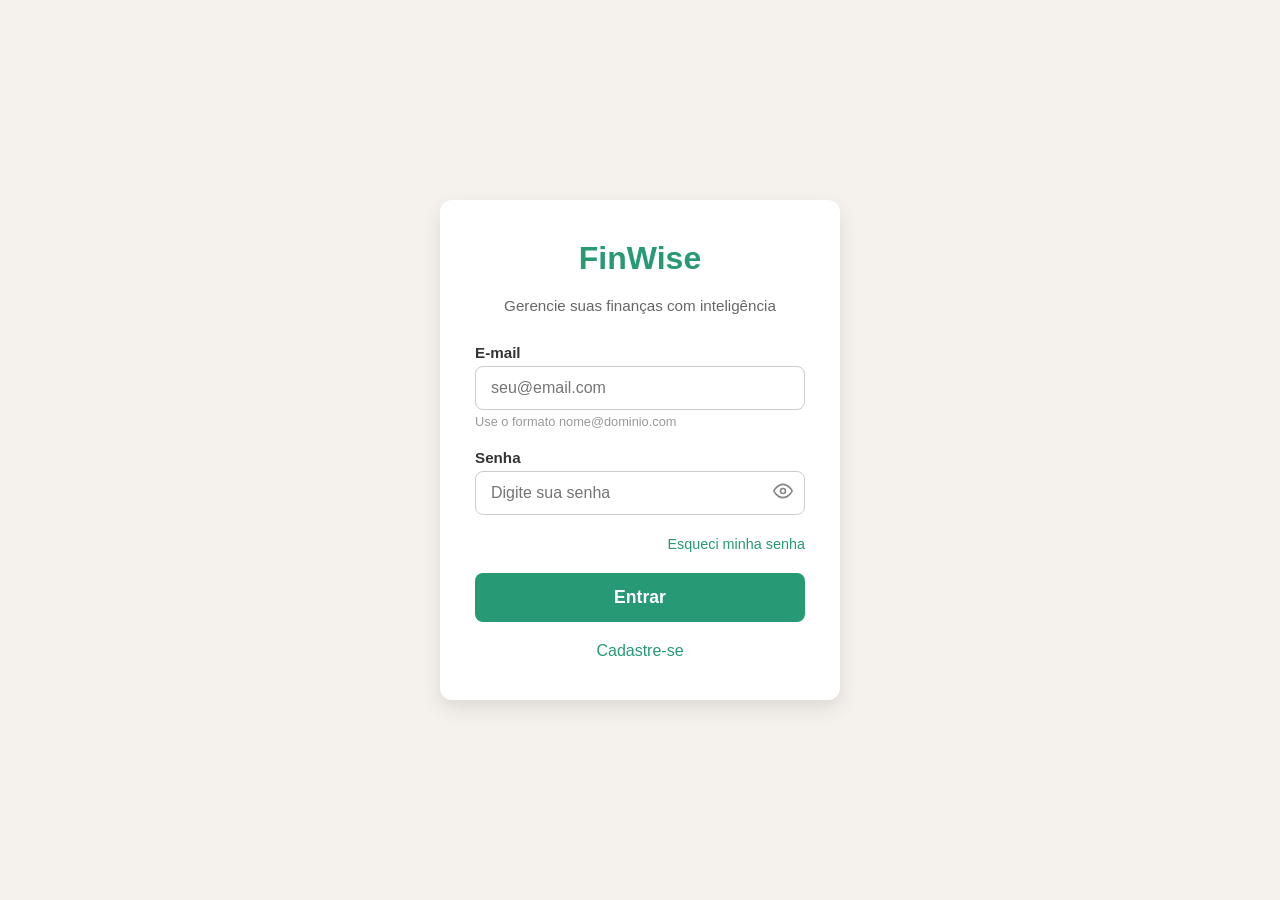
<file: frontend/index.html>
<!DOCTYPE html>
<html lang="pt-BR">
<head>
  <meta charset="utf-8" />
  <meta name="viewport" content="width=device-width, initial-scale=1" />
  <meta http-equiv="refresh" content="0; url=login.html" />
  <title>Meu App</title>
  <link rel="stylesheet" href="style.css" />
</head>
<body>
  <script src="auth.js"></script>
</body>
</html>
</file>
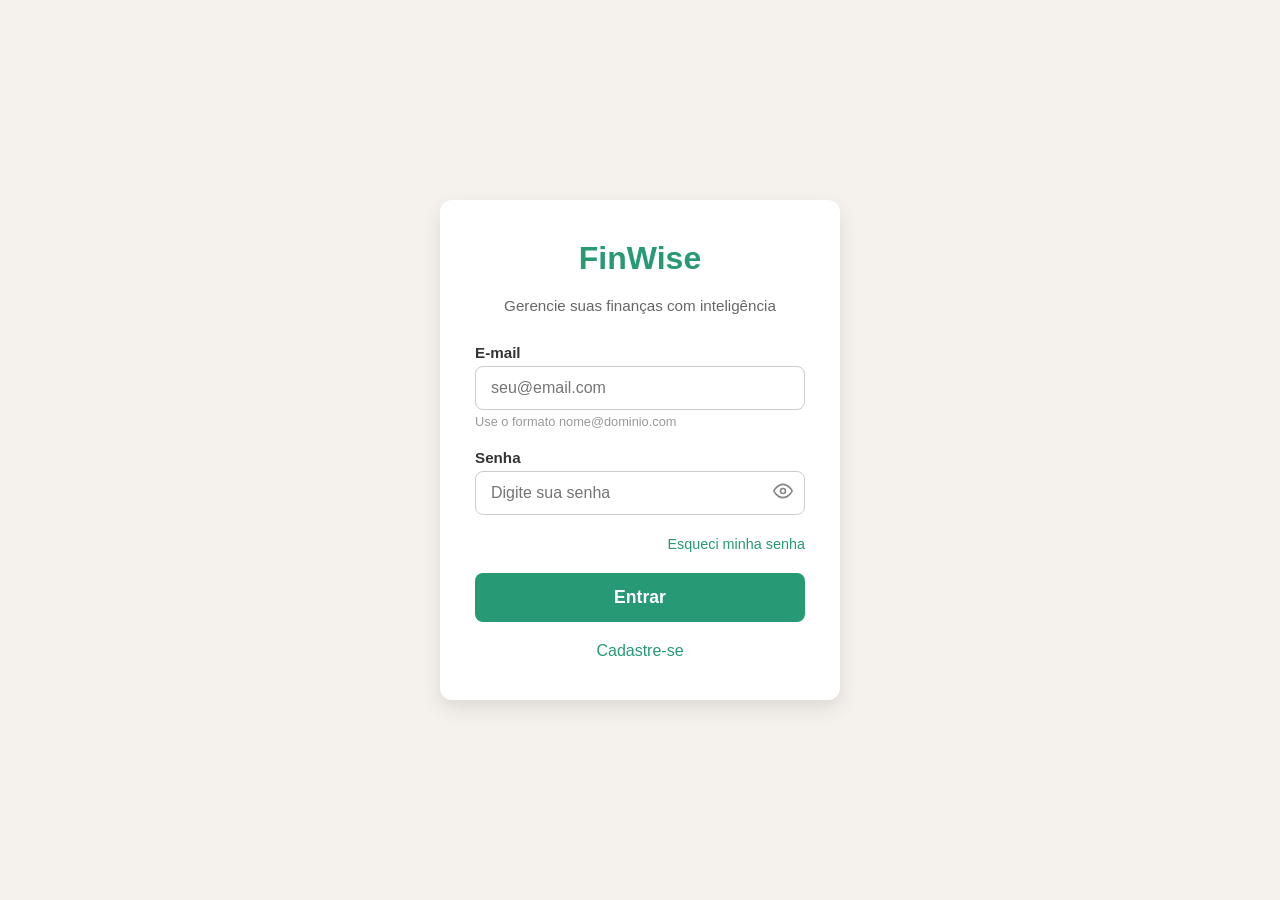
<file: frontend/agenda.html>
<!DOCTYPE html>
<html lang="pt-BR">
<head>
  <meta charset="UTF-8">
  <meta name="viewport" content="width=device-width, initial-scale=1.0">
  <title>Agenda - FinWise</title>
  <link rel="stylesheet" href="https://cdnjs.cloudflare.com/ajax/libs/font-awesome/6.0.0-beta3/css/all.min.css">
  <link rel="stylesheet" href="style.css">
  <style>
    * { margin: 0; padding: 0; box-sizing: border-box; }
    body {
      font-family: 'Segoe UI', Tahoma, Geneva, Verdana, sans-serif;
      background-color: #f5f6fa;
      display: flex;
      height: 100vh;
    }
    
    .sidebar-footer {
      margin-top: auto;
      padding-top: 20px;
      border-top: 1px solid #f0f0f0;
    }
    .sidebar-footer li {
      padding: 12px 15px;
      border-radius: 8px;
      cursor: pointer;
      color: #333;
      list-style: none;
    }
    .sidebar-footer li i { margin-right: 10px; color: #279975; }
    .sidebar-footer li:hover { background: #e8f5e9; }
    .main-content { flex: 1; padding: 30px; overflow-y: auto; }
    h1 { font-size: 26px; color: #333; margin-bottom: 24px; }

    /* CALENDÁRIO */
    .calendar-card {
      background: #fff;
      border-radius: 16px;
      padding: 24px;
      box-shadow: 0 4px 6px rgba(0,0,0,0.07);
      margin-bottom: 24px;
    }
    .calendar-nav {
      display: flex;
      align-items: center;
      justify-content: space-between;
      margin-bottom: 20px;
    }
    .calendar-nav h2 { font-size: 18px; color: #333; text-transform: capitalize; }
    .calendar-nav button {
      background: none;
      border: 1px solid #e0e0e0;
      border-radius: 8px;
      width: 36px;
      height: 36px;
      cursor: pointer;
      font-size: 16px;
      color: #555;
      transition: all 0.2s;
    }
    .calendar-nav button:hover { background: #e8f5e9; border-color: #279975; color: #279975; }
    .calendar-grid {
      display: grid;
      grid-template-columns: repeat(7, 1fr);
      gap: 4px;
    }
    .calendar-day-name {
      text-align: center;
      font-size: 12px;
      color: #999;
      padding: 8px 0;
      font-weight: 600;
    }
    .calendar-day {
      text-align: center;
      padding: 8px 4px;
      border-radius: 50%;
      font-size: 14px;
      color: #333;
      cursor: pointer;
      position: relative;
      width: 36px;
      height: 36px;
      display: flex;
      align-items: center;
      justify-content: center;
      margin: 0 auto;
      transition: background 0.2s;
    }
    .calendar-day:hover { background: #f0f0f0; }
    .calendar-day.today { font-weight: bold; color: #279975; }
    .calendar-day.selecionado { background: #279975; color: white; }
    .calendar-day.vencido { background: #e74c3c; color: white; }
    .calendar-day.proximo { background: #f39c12; color: white; }
    .calendar-day.pago { background: #279975; color: white; }
    .calendar-day.vazio { cursor: default; }
    .calendar-legenda {
      display: flex;
      gap: 20px;
      justify-content: center;
      margin-top: 16px;
      font-size: 13px;
      color: #666;
    }
    .legenda-item { display: flex; align-items: center; gap: 6px; }
    .legenda-dot {
      width: 10px; height: 10px;
      border-radius: 50%;
      display: inline-block;
    }
    .legenda-dot.vencido { background: #e74c3c; }
    .legenda-dot.proximo { background: #f39c12; }
    .legenda-dot.pago { background: #279975; }

    /* LISTA DE CONTAS */
    .lista-section { margin-bottom: 24px; }
    .lista-titulo {
      display: flex;
      align-items: center;
      gap: 8px;
      font-size: 15px;
      font-weight: 600;
      margin-bottom: 12px;
      color: #333;
    }
    .lista-dot { width: 10px; height: 10px; border-radius: 50%; }
    .conta-card {
      background: #fff;
      border-radius: 12px;
      padding: 16px 20px;
      display: flex;
      align-items: center;
      justify-content: space-between;
      margin-bottom: 10px;
      box-shadow: 0 2px 4px rgba(0,0,0,0.05);
      transition: transform 0.2s;
    }
    .conta-card:hover { transform: translateY(-2px); }
    .conta-info { display: flex; align-items: center; gap: 14px; }
    .conta-icone { color: #bbb; font-size: 18px; }
    .conta-desc { font-size: 15px; font-weight: 500; color: #333; }
    .conta-meta { font-size: 12px; color: #999; margin-top: 2px; }
    .conta-valor { font-size: 16px; font-weight: 700; color: #e74c3c; }
    .conta-acoes { display: flex; gap: 8px; margin-left: 16px; }
    .btn-pagar {
      background: #279975;
      color: white;
      border: none;
      border-radius: 8px;
      padding: 6px 12px;
      font-size: 12px;
      cursor: pointer;
      transition: background 0.2s;
    }
    .btn-pagar:hover { background: #1e7a5e; }
    .btn-deletar {
      background: #fff;
      color: #e74c3c;
      border: 1px solid #e74c3c;
      border-radius: 8px;
      padding: 6px 12px;
      font-size: 12px;
      cursor: pointer;
      transition: all 0.2s;
    }
    .btn-deletar:hover { background: #ffeaea; }
    .vazio-msg {
      text-align: center;
      color: #bbb;
      padding: 30px;
      background: #fff;
      border-radius: 12px;
    }

    /* BANNER ALERTA */
    .banner-alerta {
      background: #fff3cd;
      border: 1px solid #ffc107;
      border-radius: 12px;
      padding: 14px 20px;
      margin-bottom: 20px;
      display: flex;
      align-items: center;
      gap: 12px;
      color: #856404;
      font-size: 14px;
    }
    .banner-alerta i { font-size: 18px; color: #ffc107; }
    .banner-alerta.receita {
    background: #d4edda;
    border-color: #28a745;
    color: #155724;
   }
    .banner-alerta.receita i { color: #28a745; }
    .conta-card.receita { border-left: 3px solid #1a7a5e; }
    .conta-valor.receita { color: #1a7a5e; }
    .calendar-day.receita { background: #a8e6cf; color: #1a7a5e; }
    .conta-card.proximo-urgente { border-left: 3px solid #f39c12; background: #fff3cd; }
    .conta-card.proximo-fraco { border-left: 3px solid #f0d080; background: #fffdf0; }
    .calendar-day.proximo-fraco { background: #fef9e7; color: #856404; }
    .conta-card.vencido-card { border-left: 3px solid #e74c3c; background: #fdecea; }
    .conta-card.receita-urgente { border-left: 3px solid #1a7a5e; background: #d4edda; }
    .conta-card.receita-fraca { border-left: 3px solid #279975; background: #f0faf5; }
    .legenda-dot.receita { background: #a8e6cf; }
    .conta-card.pago-despesa { border-left: 3px solid #279975; }
    .conta-card.pago-receita { border-left: 3px solid #279975; }
    .btn-cancelar-rec {
    background: #fff;
    color: #e67e22;
    border: 1px solid #e67e22;
    border-radius: 8px;
    padding: 6px 12px;
    font-size: 12px;
    cursor: pointer;
    transition: all 0.2s;
}
.btn-cancelar-rec:hover { background: #fef5ec; }

/* ===== AGENDA: CALENDÁRIO E LISTA DE CONTAS ===== */

h1 { font-size: 26px; color: #333; margin-bottom: 24px; }

.calendar-card {
  background: #fff;
  border-radius: 16px;
  padding: 24px;
  box-shadow: 0 4px 6px rgba(0,0,0,0.07);
  margin-bottom: 24px;
}
.calendar-nav {
  display: flex;
  align-items: center;
  justify-content: space-between;
  margin-bottom: 20px;
}
.calendar-nav h2 { font-size: 18px; color: #333; text-transform: capitalize; }
.calendar-nav button {
  background: none;
  border: 1px solid #e0e0e0;
  border-radius: 8px;
  width: 36px;
  height: 36px;
  cursor: pointer;
  font-size: 16px;
  color: #555;
  transition: all 0.2s;
}
.calendar-nav button:hover { background: #e8f5e9; border-color: #279975; color: #279975; }
.calendar-grid {
  display: grid;
  grid-template-columns: repeat(7, 1fr);
  gap: 4px;
}
.calendar-day-name {
  text-align: center;
  font-size: 12px;
  color: #999;
  padding: 8px 0;
  font-weight: 600;
}
.calendar-day {
  text-align: center;
  padding: 8px 4px;
  border-radius: 50%;
  font-size: 14px;
  color: #333;
  cursor: pointer;
  position: relative;
  width: 36px;
  height: 36px;
  display: flex;
  align-items: center;
  justify-content: center;
  margin: 0 auto;
  transition: background 0.2s;
}
.calendar-day:hover { background: #f0f0f0; }
.calendar-day.today { font-weight: bold; color: #279975; }
.calendar-day.selecionado { background: #279975; color: white; }
.calendar-day.vencido { background: #e74c3c; color: white; }
.calendar-day.proximo { background: #f39c12; color: white; }
.calendar-day.pago { background: #279975; color: white; }
.calendar-day.vazio { cursor: default; }
.calendar-legenda {
  display: flex;
  gap: 20px;
  justify-content: center;
  margin-top: 16px;
  font-size: 13px;
  color: #666;
}
.legenda-item { display: flex; align-items: center; gap: 6px; }
.legenda-dot {
  width: 10px; height: 10px;
  border-radius: 50%;
  display: inline-block;
}
.legenda-dot.vencido { background: #e74c3c; }
.legenda-dot.proximo { background: #f39c12; }
.legenda-dot.pago { background: #279975; }

/* LISTA DE CONTAS */
.lista-section { margin-bottom: 24px; }
.lista-titulo {
  display: flex;
  align-items: center;
  gap: 8px;
  font-size: 15px;
  font-weight: 600;
  margin-bottom: 12px;
  color: #333;
}
.lista-dot { width: 10px; height: 10px; border-radius: 50%; }
.conta-card {
  background: #fff;
  border-radius: 12px;
  padding: 16px 20px;
  display: flex;
  align-items: center;
  justify-content: space-between;
  margin-bottom: 10px;
  box-shadow: 0 2px 4px rgba(0,0,0,0.05);
  transition: transform 0.2s;
}
.conta-card:hover { transform: translateY(-2px); }
.conta-info { display: flex; align-items: center; gap: 14px; }
.conta-icone { color: #bbb; font-size: 18px; }
.conta-desc { font-size: 15px; font-weight: 500; color: #333; }
.conta-meta { font-size: 12px; color: #999; margin-top: 2px; }
.conta-valor { font-size: 16px; font-weight: 700; color: #e74c3c; }
.conta-acoes { display: flex; gap: 8px; margin-left: 16px; }
.btn-pagar {
  background: #279975;
  color: white;
  border: none;
  border-radius: 8px;
  padding: 6px 12px;
  font-size: 12px;
  cursor: pointer;
  transition: background 0.2s;
}
.btn-pagar:hover { background: #1e7a5e; }
.btn-deletar {
  background: #fff;
  color: #e74c3c;
  border: 1px solid #e74c3c;
  border-radius: 8px;
  padding: 6px 12px;
  font-size: 12px;
  cursor: pointer;
  transition: all 0.2s;
}
.btn-deletar:hover { background: #ffeaea; }
.vazio-msg {
  text-align: center;
  color: #bbb;
  padding: 30px;
  background: #fff;
  border-radius: 12px;
}

/* BANNER ALERTA */
.banner-alerta {
  background: #fff3cd;
  border: 1px solid #ffc107;
  border-radius: 12px;
  padding: 14px 20px;
  margin-bottom: 20px;
  display: flex;
  align-items: center;
  gap: 12px;
  color: #856404;
  font-size: 14px;
}
.banner-alerta i { font-size: 18px; color: #ffc107; }
.banner-alerta.receita {
  background: #d4edda;
  border-color: #28a745;
  color: #155724;
}
.banner-alerta.receita i { color: #28a745; }
.conta-card.receita { border-left: 3px solid #1a7a5e; }
.conta-valor.receita { color: #1a7a5e; }
.calendar-day.receita { background: #a8e6cf; color: #1a7a5e; }
.conta-card.proximo-urgente { border-left: 3px solid #f39c12; background: #fff3cd; }
.conta-card.proximo-fraco { border-left: 3px solid #f0d080; background: #fffdf0; }
.calendar-day.proximo-fraco { background: #fef9e7; color: #856404; }
.conta-card.vencido-card { border-left: 3px solid #e74c3c; background: #fdecea; }
.conta-card.receita-urgente { border-left: 3px solid #1a7a5e; background: #d4edda; }
.conta-card.receita-fraca { border-left: 3px solid #279975; background: #f0faf5; }
.legenda-dot.receita { background: #a8e6cf; }
.conta-card.pago-despesa { border-left: 3px solid #279975; }
.conta-card.pago-receita { border-left: 3px solid #279975; }
.btn-cancelar-rec {
  background: #fff;
  color: #e67e22;
  border: 1px solid #e67e22;
  border-radius: 8px;
  padding: 6px 12px;
  font-size: 12px;
  cursor: pointer;
  transition: all 0.2s;
}
.btn-cancelar-rec:hover { background: #fef5ec; }
  </style>
</head>
<body>
  <div class="sidebar">
    <h2>FinWise</h2>
    <div style="font-size: 12px; color: #999;">Finanças inteligentes</div>
    <nav>
  <ul>

    <li>
      <a href="dashboard.html?view=inicio">
        <i class="fas fa-home"></i>
        <span>Início</span>
      </a>
    </li>

    <li>
      <a href="dashboard.html?view=historico">
        <i class="fas fa-history"></i>
        <span>Histórico</span>
      </a>
    </li>

    <li class="active">
      <a href="agenda.html?view=agenda">
        <i class="fas fa-calendar-alt"></i>
        <span>Agenda</span>
      </a>
    </li>

    <li>
      <a href="dashboard.html?view=alertas">
        <i class="fas fa-bell"></i>
        <span>Alertas</span>
      </a>
    </li>

    <li>
      <a href="dashboard.html?view=relatorio">
        <i class="fas fa-chart-line"></i>
        <span>Relatório</span>
      </a>
    </li>

    <li>
      <a href="dashboard.html?view=perfil">
        <i class="fas fa-user"></i>
        <span>Perfil</span>
      </a>
    </li>

  </ul>
</nav>
  </div>

  <div class="main-content">
    <h1>Agenda</h1>

    <!-- Banner de alertas -->
    <div class="banner-alerta" id="banner-despesa" style="display:none;">
  <i class="fas fa-exclamation-triangle"></i>
  <span id="banner-texto-despesa"></span>
</div>
<div class="banner-alerta receita" id="banner-receita" style="display:none;">
  <i class="fas fa-arrow-circle-up"></i>
  <span id="banner-texto-receita"></span>
</div>

    <!-- Calendário -->
    <div class="calendar-card">
      <div class="calendar-nav">
        <button id="btn-mes-anterior">←</button>
        <h2 id="titulo-mes"></h2>
        <button id="btn-mes-proximo">→</button>
      </div>
      <div class="calendar-grid" id="calendar-grid"></div>
      <div class="calendar-legenda">
    <div class="legenda-item"><span class="legenda-dot vencido"></span> Vencido</div>
    <div class="legenda-item"><span class="legenda-dot proximo"></span> Próximo</div>
    <div class="legenda-item"><span class="legenda-dot pago"></span> Pago</div>
    <div class="legenda-item"><span class="legenda-dot receita"></span> A Receber</div>
</div>
    </div>

    <!-- Listas de contas -->
    <div id="lista-vencido" class="lista-section" style="display:none;">
      <div class="lista-titulo">
        <span class="lista-dot" style="background:#e74c3c;"></span> Vencido
      </div>
      <div id="contas-vencido"></div>
    </div>

    <div id="lista-proximo" class="lista-section" style="display:none;">
    <div class="lista-titulo">
        <span class="lista-dot" style="background:#f39c12;"></span> A Vencer
    </div>
      <div id="contas-proximo"></div>
    </div>
    <div id="lista-receita" class="lista-section" style="display:none;">
    <div class="lista-titulo">
        <span class="lista-dot" style="background:#279975;"></span> A Receber
    </div>
    <div id="contas-receita"></div>
</div>
    <div id="lista-pago" class="lista-section" style="display:none;">
      <div class="lista-titulo">
        <span class="lista-dot" style="background:#279975;"></span> Pago
      </div>
      <div id="contas-pago"></div>
    </div>

    <div id="lista-vazia" class="vazio-msg" style="display:none;">
      Nenhuma conta agendada neste mês.
    </div>
  </div>

  <script src="script-agenda.js"></script>
</body>
</html>
</file>
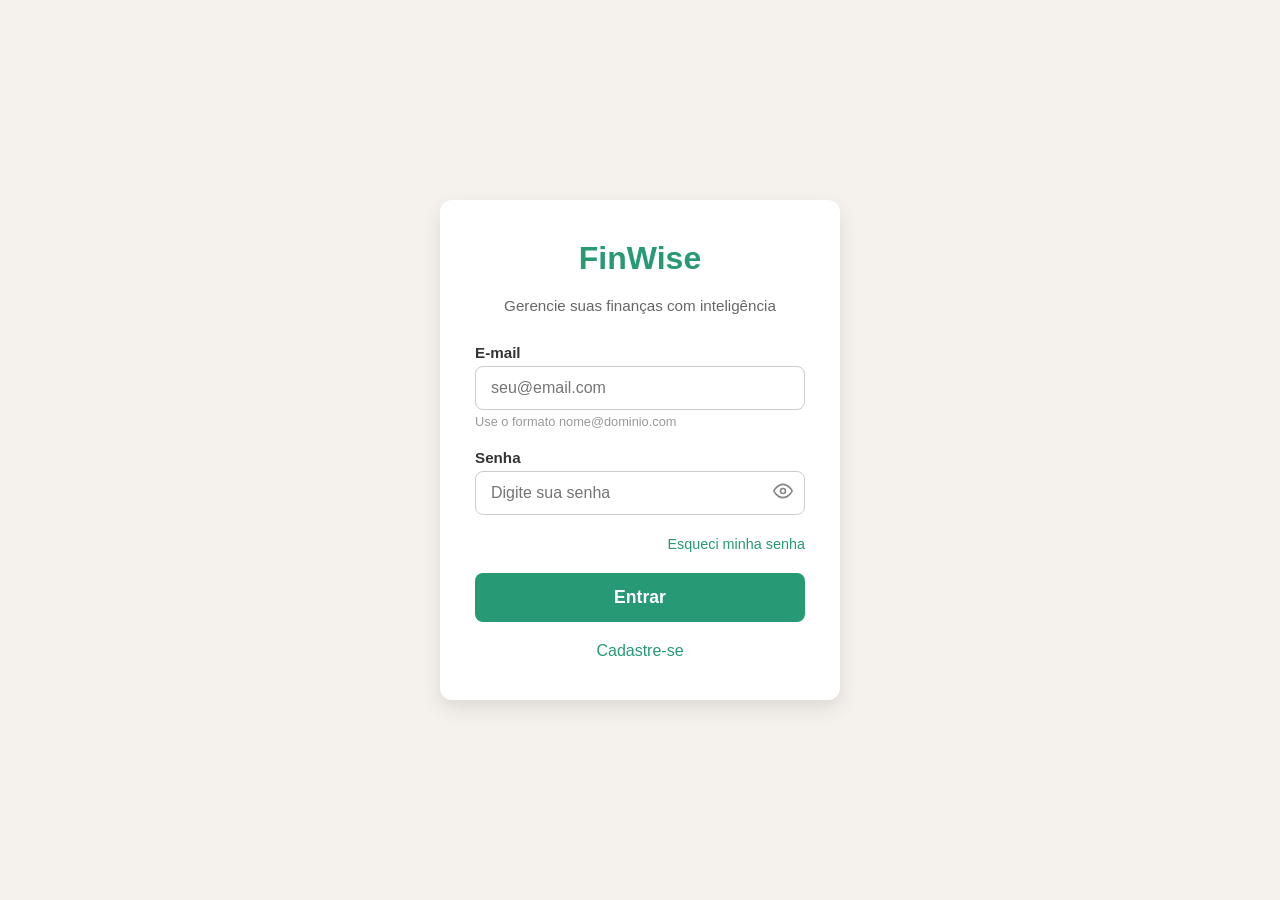
<file: frontend/login.html>
<!DOCTYPE html>
<html lang="pt-BR">
<head>
    <meta charset="UTF-8">
    <meta name="viewport" content="width=device-width, initial-scale=1.0">
    <title>FinWise - Login</title>
    <style>
        * {
            margin: 0;
            padding: 0;
            box-sizing: border-box;
        }
        body {
            background: #F5F2ED;
            font-family: Arial, Helvetica, sans-serif;
            display: flex;
            justify-content: center;
            align-items: center;
            min-height: 100vh;
            padding: 20px;
        }
        .login-container {
            background: #ffffff;
            border-radius: 12px;
            box-shadow: 0 8px 20px rgba(0,0,0,0.1);
            padding: 40px 35px;
            width: 100%;
            max-width: 400px;
        }
        .logo {
            text-align: center;
            margin-bottom: 20px;
        }
        .logo h1 {
            font-size: 2em;
            color: #279975;
            font-weight: 700;
        }
        .tagline {
            text-align: center;
            color: #666;
            margin-bottom: 30px;
            font-size: 0.95em;
        }
        .form-group {
            margin-bottom: 20px;
        }
        label {
            display: block;
            font-weight: 600;
            margin-bottom: 5px;
            color: #333;
            font-size: 0.95em;
        }
        .input-wrapper {
            position: relative;
        }
        .input-wrapper input {
            width: 100%;
            padding: 12px 15px;
            border: 1px solid #ccc;
            border-radius: 8px;
            font-size: 1em;
            outline: none;
            transition: border-color 0.3s;
        }
        .input-wrapper input:focus {
            border-color: #279975;
        }
        .helper-text {
            display: block;
            font-size: 0.8em;
            color: #999;
            margin-top: 4px;
        }
        .toggle-password {
            position: absolute;
            right: 12px;
            top: 50%;
            transform: translateY(-50%);
            cursor: pointer;
            color: #888;
        }
        .forgot-password {
            display: block;
            text-align: right;
            margin-bottom: 20px;
        }
        .forgot-password a {
            color: #279975;
            text-decoration: none;
            font-size: 0.9em;
        }
        .forgot-password a:hover {
            text-decoration: underline;
        }
        .login-btn {
            width: 100%;
            padding: 14px;
            background: #279975;
            color: #fff;
            border: none;
            border-radius: 8px;
            font-size: 1.1em;
            font-weight: 600;
            cursor: pointer;
            transition: background 0.3s;
        }
        .login-btn:hover {
            background: #1f7a5e;
        }
        .signup-link {
            text-align: center;
            margin-top: 20px;
        }
        .signup-link a {
            color: #279975;
            text-decoration: none;
        }
        .signup-link a:hover {
            text-decoration: underline;
        }
    </style>
</head>
<body>
    <div class="login-container">
        <div class="logo">
            <h1>FinWise</h1>
        </div>
        <p class="tagline">Gerencie suas finanças com inteligência</p>
        <form id="login-form" method="POST">
            <div class="form-group">
                <label for="email">E-mail</label>
                <div class="input-wrapper">
                    <input type="email" id="email" name="email" placeholder="seu@email.com" required>
                </div>
                <span class="helper-text">Use o formato nome@dominio.com</span>
            </div>
            <div class="form-group">
                <label for="password">Senha</label>
                <div class="input-wrapper">
                    <input type="password" id="password" name="password" placeholder="Digite sua senha" required>
                    <span class="toggle-password" onclick="togglePassword('password')">
                        <svg width="20" height="20" viewBox="0 0 24 24" fill="none" stroke="currentColor" stroke-width="2">
                            <path d="M1 12s4-8 11-8 11 8 11 8-4 8-11 8-11-8-11-8z"></path>
                            <circle cx="12" cy="12" r="3"></circle>
                        </svg>
                    </span>
                </div>
            </div>
            <div class="forgot-password">
                <a href="#">Esqueci minha senha</a>
            </div>
            <button type="submit" class="login-btn">Entrar</button>
        </form>
        <div class="signup-link">
            <a href="registro.html">Cadastre-se</a>
        </div>
    </div>
    
    <script src="auth.js"></script>
</body>
</html>
</file>
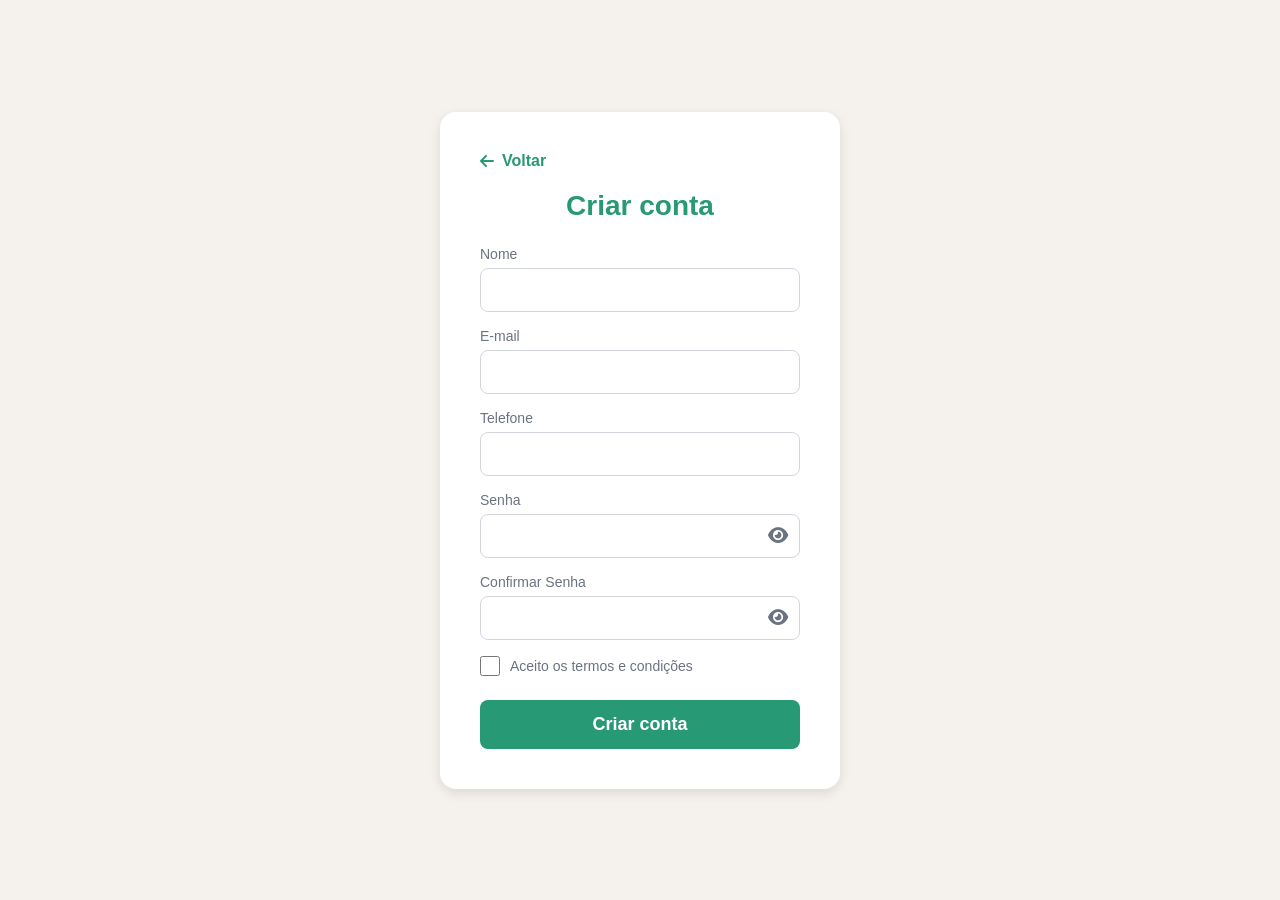
<file: frontend/registro.html>
<!DOCTYPE html>
<html lang="pt-BR">
<head>
    <meta charset="UTF-8">
    <meta name="viewport" content="width=device-width, initial-scale=1.0">
    <title>Criar Conta</title>
    <link rel="stylesheet" href="https://cdnjs.cloudflare.com/ajax/libs/font-awesome/6.0.0-beta3/css/all.min.css">
    <style>
        * {
            margin: 0;
            padding: 0;
            box-sizing: border-box;
        }

        body {
            font-family: 'Segoe UI', Tahoma, Geneva, Verdana, sans-serif;
            background-color: #F5F2ED;
            display: flex;
            justify-content: center;
            align-items: center;
            min-height: 100vh;
            padding: 20px;
        }

        .container {
            background-color: white;
            padding: 40px;
            border-radius: 16px;
            box-shadow: 0 4px 12px rgba(0,0,0,0.1);
            width: 100%;
            max-width: 400px;
        }

        .back-link {
            display: inline-flex;
            align-items: center;
            color: #279975;
            text-decoration: none;
            font-weight: bold;
            margin-bottom: 20px;
        }

        .back-link i {
            margin-right: 8px;
        }

        h1 {
            color: #279975;
            font-size: 28px;
            font-weight: 700;
            margin-bottom: 24px;
            text-align: center;
        }

        .form-group {
            margin-bottom: 16px;
        }

        label {
            display: block;
            font-size: 14px;
            color: #6B7280;
            margin-bottom: 6px;
        }

        .input-wrapper {
            position: relative;
        }

        input[type="text"],
        input[type="email"],
        input[type="tel"],
        input[type="password"] {
            width: 100%;
            padding: 12px 16px;
            background-color: white;
            border: 1px solid #D1D5DB;
            border-radius: 8px;
            font-size: 16px;
            color: #333;
            outline: none;
            transition: border 0.2s;
        }

        input:focus {
            border-color: #279975;
        }

        .toggle-password {
            position: absolute;
            right: 12px;
            top: 50%;
            transform: translateY(-50%);
            cursor: pointer;
            color: #6B7280;
            font-size: 18px;
        }

        .checkbox-group {
            display: flex;
            align-items: center;
            margin-bottom: 24px;
        }

        .checkbox-group input[type="checkbox"] {
            width: 20px;
            height: 20px;
            margin-right: 10px;
            cursor: pointer;
        }

        .checkbox-group label {
            margin-bottom: 0;
            font-size: 14px;
            color: #6B7280;
        }

        .btn-submit {
            width: 100%;
            padding: 14px;
            background-color: #279975;
            color: white;
            font-weight: bold;
            font-size: 18px;
            border: none;
            border-radius: 8px;
            cursor: pointer;
            transition: background 0.2s;
        }

        .btn-submit:hover {
            background-color: #1f7d5e;
        }

        @media (max-width: 480px) {
            .container {
                padding: 24px;
            }

            h1 {
                font-size: 24px;
            }
        }
    </style>
</head>
<body>
    <div class="container">
        <a href="login.html" class="back-link"><i class="fas fa-arrow-left"></i> Voltar</a>
        <h1>Criar conta</h1>
        <form id="register-form">
            <div class="form-group">
                <label for="name">Nome</label>
                <input type="text" id="name" name="name" required>
            </div>
            <div class="form-group">
                <label for="email">E-mail</label>
                <input type="email" id="email" name="email" required>
            </div>
            <div class="form-group">
                <label for="phone">Telefone</label>
                <input type="tel" id="phone" name="phone" required>
            </div>
            <div class="form-group">
                <label for="password">Senha</label>
                <div class="input-wrapper">
                    <input type="password" id="password" name="password" required>
                    <span class="toggle-password" onclick="togglePassword('password', this)"><i class="fas fa-eye"></i></span>
                </div>
            </div>
            <div class="form-group">
                <label for="confirm_password">Confirmar Senha</label>
                <div class="input-wrapper">
                    <input type="password" id="confirm_password" name="confirm_password" required>
                    <span class="toggle-password" onclick="togglePassword('confirm_password', this)"><i class="fas fa-eye"></i></span>
                </div>
            </div>
            <div class="checkbox-group">
                <input type="checkbox" id="terms" name="terms" required>
                <label for="terms">Aceito os termos e condições</label>
            </div>
            <button type="submit" class="btn-submit">Criar conta</button>
        </form>
    </div>

    <script>
        function togglePassword(inputId, iconSpan) {
            const input = document.getElementById(inputId);
            const icon = iconSpan.querySelector('i');
            if (input.type === 'password') {
                input.type = 'text';
                icon.classList.remove('fa-eye');
                icon.classList.add('fa-eye-slash');
            } else {
                input.type = 'password';
                icon.classList.remove('fa-eye-slash');
                icon.classList.add('fa-eye');
            }
        }
    </script>
    <script src="auth.js"></script>
</body>
</html>
</file>
<file: frontend/style.css>
* {
  margin: 0;
  padding: 0;
  box-sizing: border-box;
}

body {
  font-family: 'Segoe UI', Tahoma, Geneva, Verdana, sans-serif;
  background-color: #f5f6fa;
  display: flex;
  height: 100vh;
}

.sidebar nav ul li {
    width: 100%;
}

.sidebar nav ul li a {
    display: flex !important;
    align-items: center;
    gap: 12px;

    width: 100% !important;
    height: 100%;

    padding: 14px 20px;

    text-decoration: none !important;
    color: #475569 !important;

    border-radius: 12px;

    cursor: pointer;

    box-sizing: border-box;
}
.sidebar nav ul li a span {
    color: inherit !important;
    text-decoration: none !important;
}

.sidebar nav ul li a:visited {
    color: #475569 !important;
}

.sidebar nav ul li a:hover {
    background-color: #E8F5EE;
    color: #1F9D74 !important;
}

.sidebar nav ul li.active a {
    background: #1F9D74;
    color: white !important;
}
.sidebar nav ul li a i {
    font-size: 18px;
}

@media (max-width: 480px) {
  body {
    font-size: 0.9rem;
  }

  section {
    padding: 1rem;
  }
}
.modal-overlay{
    position:fixed;
    top:0;
    left:0;
    width:100%;
    height:100%;
    background:rgba(0,0,0,.45);

    display:flex;
    justify-content:center;
    align-items:center;

    z-index:9999;
}

.modal-box h3{
    margin-bottom:15px;
}

.form-group{
    margin-bottom:15px;
}

.form-group label{
    display:block;
    margin-bottom:6px;
    font-weight:600;
}

.form-group input{
    width:100%;
    padding:10px;
    border:1px solid #ddd;
    border-radius:8px;
}

.modal-actions{
    display:flex;
    justify-content:flex-end;
    gap:10px;
    margin-top:20px;
}

.btn-cancelar{
    background:#e5e7eb;
    border:none;
    padding:10px 16px;
    border-radius:8px;
    cursor:pointer;
}

.btn-confirmar{
    background:#ef4444;
    color:white;
    border:none;
    padding:10px 16px;
    border-radius:8px;
    cursor:pointer;
}

#modal-edicao .form-group{
    margin-bottom:14px;
}

#modal-edicao .form-input{
    width:100%;

    height:46px;

    padding:0 16px;

    font-size:15px;

    color:#334155;

    background:#fff;

    border:1px solid #E2E8F0;

    border-radius:12px;

    transition:.2s;
}

#modal-edicao .modal-actions{
    margin-top:18px;
    gap:10px;
}

#modal-edicao .btn-cancelar{
    flex:1;

    height:44px;

    background:#fff;

    border:1px solid #D1D5DB;

    border-radius:12px;

    color:#475569;

    font-size:15px;

    font-weight:600;
}

#modal-edicao .btn-salvar-edicao{
    flex:1;

    height:44px;

    background:#279975;

    border:none;

    border-radius:12px;

    color:#fff;

    font-size:15px;

    font-weight:600;
}

#modal-edicao .btn-salvar-edicao:hover{
    background:#1B8B5B;
}
.modal-overlay{
    position:fixed;
    inset:0;

    background:rgba(255,255,255,.65);

    display:flex;
    justify-content:center;
    align-items:center;

    z-index:9999;
}
#modal-edicao{
    animation: fadeIn .18s ease;
}

#modal-edicao .modal-container{
    animation: modalIn .22s ease;
}

@keyframes fadeIn{
    from{
        opacity:0;
    }
    to{
        opacity:1;
    }
}

@keyframes modalIn{
    from{
        opacity:0;
        transform:translateY(10px) scale(.98);
    }
    to{
        opacity:1;
        transform:translateY(0) scale(1);
    }
}
#modal-edicao h2{
    font-size:18px;
    font-weight:700;

    color:#1E293B;

    margin-bottom:20px;
}
#modal-edicao .modal-container{
    width:460px;
    max-width:90%;

    border-radius:28px;

    background:#fff;

    box-shadow:
    0 20px 60px rgba(0,0,0,.12);
}
#modal-edicao .modal-body{
    padding:32px;
    
    }
    .sidebar {
      background: #ffffff;
      width: 250px;
      padding: 20px;
      box-shadow: 2px 0 5px rgba(0,0,0,0.05);
      display: flex;
      flex-direction: column;
    }
    .sidebar h2 {
      color: #279975;
      margin-bottom: 3px;
    }
    .sidebar nav ul {
      list-style: none;
    }

.sidebar nav ul li {
  padding: 0;
  margin: 4px 0;
  border-radius: 8px;
  cursor: pointer;
}
.sidebar nav ul li a {
  display: flex;
  align-items: center;
  width: 100%;
  padding: 12px 15px;
  border-radius: 8px;
  text-decoration: none;
  color: #555;
  font-size: 14px;
  font-weight: 500;
  transition: background 0.2s, color 0.2s;
}
.sidebar nav ul li a i {
  margin-right: 10px;
  color: #888;
  width: 18px;
  text-align: center;
  transition: color 0.2s;
}
.sidebar nav ul li a:hover {
  background: #e8f5e9;
  color: #279975;
}
.sidebar nav ul li a:hover i {
  color: #279975;
}
.sidebar nav ul li.active a {
  background: #279975;
  color: #ffffff;
}
.sidebar nav ul li.active a i {
  color: #ffffff;
}
    .main-content {
      flex: 1;
      padding: 20px;
      overflow-y: auto;
    }
    header {
      display: flex;
      justify-content: space-between;
      align-items: center;
      margin-bottom: 30px;
    }
    .greeting h1 {
      font-size: 24px;
      color: #333;
    }
    .greeting p {
      color: #666;
      font-size: 14px;
    }
    .header-right {
      display: flex;
      align-items: center;
      gap: 20px;
    }
    .notification {
  position: relative;
  color: #279975;
  font-size: 20px;
  cursor: pointer;
}
.notif-item {
  padding: 14px 20px;
  border-bottom: 1px solid #f5f5f5;
  cursor: pointer;
  transition: background 0.2s;
}
.notif-item:hover { background: #fafafa; }
.notif-item.vencido .notif-titulo { color: #e74c3c; font-weight: 600; }
.notif-item.proximo .notif-titulo { color: #333; font-weight: 500; }
.notif-titulo { font-size: 14px; display: flex; align-items: center; gap: 8px; }
.notif-data { font-size: 12px; color: #999; margin-top: 3px; }
.notif-vazio { padding: 24px; text-align: center; color: #bbb; font-size: 14px; }
    .avatar {
      width: 40px;
      height: 40px;
      border-radius: 50%;
      background: #279975;
      display: flex;
      align-items: center;
      justify-content: center;
      color: white;
      font-weight: bold;
      cursor: pointer;
    }
    .cards {
      display: grid;
      grid-template-columns: repeat(auto-fit, minmax(180px, 1fr));
      gap: 20px;
      margin-bottom: 30px;
    }
    .card {
      background: #fff;
      border-radius: 12px;
      padding: 20px;
      box-shadow: 0 4px 6px rgba(0,0,0,0.07);
      transition: transform 0.2s;
    }
    .card:hover {
      transform: translateY(-5px);
    }
    .card h3 {
      color: #888;
      font-size: 14px;
      margin-bottom: 10px;
    }
    .card .value {
      font-size: 28px;
      font-weight: bold;
      color: #333;
    }
    .card.receitas .value { color: #279975; }
    .card.despesas .value { color: #e74c3c; }
    .card.saldo .value { color: #2980b9; }
    .health-bar-section {
      margin-bottom: 30px;
    }
    .health-bar-section h2 {
      color: #333;
      margin-bottom: 15px;
    }
    .health-bar {
      background: #e0e0e0;
      border-radius: 20px;
      height: 20px;
      width: 100%;
      overflow: hidden;
    }
    .health-indicator {
      height: 100%;
      width: 0%;
      background: #279975;
      border-radius: 20px;
      transition: width 0.3s, background 0.3s;
    }
.charts{

    display:grid;

    grid-template-columns:1fr 1fr;

    gap:24px;

    margin-top:24px;
}
    .chart-placeholder {
      background: #fff;
      border-radius: 12px;
      padding: 20px;
      box-shadow: 0 4px 6px rgba(0,0,0,0.07);
      height: 250px;
      display: flex;
      align-items: center;
      justify-content: center;
    }
    .transactions-table {
      background: #fff;
      border-radius: 12px;
      padding: 20px;
      box-shadow: 0 4px 6px rgba(0,0,0,0.07);
      margin-bottom: 30px;
    }
    .transactions-table h3 {
      margin-bottom: 15px;
      color: #333;
    }
    .transactions-table table {
      width: 100%;
      border-collapse: collapse;
    }
    .transactions-table th, .transactions-table td {
      text-align: left;
      padding: 12px;
      border-bottom: 1px solid #f0f0f0;
    }
    .transactions-table th {
      color: #888;
      font-weight: 600;
      font-size: 14px;
    }
    .transactions-table td {
      color: #555;
    }
    .transactions-table .empty-row td {
      text-align: center;
      color: #bbb;
      padding: 30px;
    }
    .fab {
      position: fixed;
      bottom: 30px;
      right: 30px;
      width: 60px;
      height: 60px;
      border-radius: 50%;
      background: #279975;
      color: white;
      border: none;
      font-size: 30px;
      cursor: pointer;
      box-shadow: 0 4px 8px rgba(39, 153, 117, 0.4);
      transition: transform 0.2s;
      display: flex;
      align-items: center;
      justify-content: center;
      z-index: 100;
    }
    .fab:hover {
      transform: scale(1.1);
    }
    /* ===== MODAL EDITAR E EXCLUIR ===== */

.modal-box {
    background: white;
    width: 420px;
    max-width: 90%;
    border-radius: 20px;
    padding: 28px;
    box-shadow: 0 20px 50px rgba(0,0,0,.15);
}

.modal-box h3 {
    font-size: 32px;
    margin-bottom: 24px;
    color: #1f2937;
}

.modal-actions {
    display: flex;
    gap: 12px;
    margin-top: 24px;
}

.btn-cancelar,
.btn-confirmar {
    flex: 1;
    padding: 14px;
    border-radius: 12px;
    cursor: pointer;
    font-weight: 600;
    font-size: 15px;
}

.btn-cancelar {
    background: white;
    border: 1px solid #d9d9d9;
    color: #475569;
}

.btn-confirmar {
    border: none;
    background: #279975;
    color: white;
}

.btn-confirmar:hover {
    background: #1f7d61;
}

    /* ===== MODAL ===== */
    .modal-overlay {
      position: fixed;
      top: 0;
      left: 0;
      width: 100%;
      height: 100%;
      background: rgba(0,0,0,0.4);
      z-index: 1000;
      display: flex;
      align-items: center;
      justify-content: center;
    }
    .modal-container {
      background: #fff;
      border-radius: 16px;
      width: 480px;
      max-height: 90vh;
      overflow-y: auto;
      box-shadow: 0 10px 40px rgba(0,0,0,0.15);
    }
    .modal-header {
      padding: 20px 24px 0;
    }
    .modal-back {
      background: none;
      border: none;
      font-size: 18px;
      font-weight: 600;
      color: #333;
      cursor: pointer;
      display: flex;
      align-items: center;
      gap: 10px;
    }
    .modal-back i {
      font-size: 16px;
      color: #279975;
    }
    .modal-body {
      padding: 20px 24px;
    }
    .modal-footer {
      padding: 0 24px 24px;
    }
    .tipo-toggle {
      display: flex;
      background: #f0f0f0;
      border-radius: 10px;
      padding: 4px;
      margin-bottom: 20px;
    }
    .tipo-btn {
      flex: 1;
      padding: 10px;
      border: none;
      background: transparent;
      border-radius: 8px;
      font-size: 14px;
      font-weight: 600;
      color: #888;
      cursor: pointer;
      transition: all 0.2s;
    }
    .tipo-btn.active {
      background: #279975;
      color: #fff;
    }
    .form-group {
      margin-bottom: 16px;
    }
    .form-label {
      font-size: 13px;
      color: #666;
      margin-bottom: 6px;
      display: block;
      font-weight: 500;
    }
    .valor-input-wrapper {
      display: flex;
      align-items: center;
      border: 1.5px solid #ddd;
      border-radius: 10px;
      padding: 0 14px;
      background: #fafafa;
      transition: border-color 0.2s;
    }
    .valor-input-wrapper:focus-within {
      border-color: #279975;
    }
    .valor-sinal {
      font-size: 20px;
      font-weight: 600;
      color: #333;
      margin-right: 8px;
    }
    .valor-input {
      border: none !important;
      background: transparent !important;
      font-size: 20px !important;
      font-weight: 600 !important;
      padding: 12px 0 !important;
      outline: none;
      flex: 1;
    }
    .form-input {
      width: 100%;
      padding: 12px 14px;
      border: 1.5px solid #ddd;
      border-radius: 10px;
      font-size: 14px;
      outline: none;
      background: #fafafa;
      transition: border-color 0.2s;
    }
    .form-input:focus {
      border-color: #279975;
    }
    .form-textarea {
      width: 100%;
      padding: 12px 14px;
      border: 1.5px solid #ddd;
      border-radius: 10px;
      font-size: 14px;
      outline: none;
      background: #fafafa;
      resize: vertical;
      min-height: 80px;
      font-family: inherit;
      transition: border-color 0.2s;
    }
    .form-textarea:focus {
      border-color: #279975;
    }
    .form-select {
      width: 100%;
      padding: 12px 14px;
      border: 1.5px solid #ddd;
      border-radius: 10px;
      font-size: 14px;
      outline: none;
      background: #fafafa;
      appearance: none;
      cursor: pointer;
    }
    .categoria-grid {
      display: grid;
      grid-template-columns: 1fr 1fr;
      gap: 8px;
      margin-bottom: 20px;
    }
    .categoria-btn {
      padding: 10px 8px;
      border: 1.5px solid #e0e0e0;
      border-radius: 8px;
      background: #fff;
      font-size: 13px;
      color: #555;
      cursor: pointer;
      transition: all 0.2s;
      text-align: center;
    }
    .categoria-btn:hover {
      border-color: #279975;
      color: #279975;
    }
.categoria-btn.selected {
    background: #279975;
    border-color: #279975;
    color: #ffffff;
    font-weight: 600;
}
    .recorrente-toggle {
      display: flex;
      align-items: center;
      justify-content: space-between;
      margin-bottom: 12px;
    }
    .recorrente-toggle span {
      font-size: 14px;
      color: #333;
      font-weight: 500;
    }
    .switch {
      position: relative;
      width: 44px;
      height: 24px;
      display: inline-block;
    }
    .switch input {
      opacity: 0;
      width: 0;
      height: 0;
    }
    .slider {
      position: absolute;
      cursor: pointer;
      top: 0; left: 0; right: 0; bottom: 0;
      background: #ccc;
      border-radius: 24px;
      transition: 0.3s;
    }
    .slider:before {
      content: "";
      position: absolute;
      height: 18px;
      width: 18px;
      left: 3px;
      bottom: 3px;
      background: #fff;
      border-radius: 50%;
      transition: 0.3s;
    }
    .switch input:checked + .slider {
      background: #279975;
    }
    .switch input:checked + .slider:before {
      transform: translateX(20px);
    }
    .recorrente-detalhes {
      background: #f9f9f9;
      border-radius: 12px;
      padding: 16px;
      margin-bottom: 16px;
    }
    .recorrente-badge {
      background: #e8f5e9;
      color: #279975;
      padding: 10px 14px;
      border-radius: 8px;
      font-size: 13px;
      display: flex;
      align-items: center;
      gap: 8px;
    }
    .btn-salvar {
      width: 100%;
      padding: 14px;
      background: #279975;
      color: #fff;
      border: none;
      border-radius: 12px;
      font-size: 16px;
      font-weight: 600;
      cursor: pointer;
      transition: background 0.2s;
    }
    .btn-salvar:hover {
      background: #1e7a5e;
    }
/* ===== HISTÓRICO ===== */

.historico-container {
  display: flex;
  flex-direction: column;
  gap: 20px;
}

.historico-header {
  display: flex;
  justify-content: space-between;
  align-items: center;
}

.historico-header h1 {
  font-size: 28px;
  color: #333;
}

.btn-nova-transacao {
  background: #279975;
  color: white;
  border: none;
  border-radius: 10px;
  padding: 12px 18px;
  cursor: pointer;
  font-weight: 600;
}

.btn-nova-transacao:hover {
  background: #1f7d61;
}

.historico-filtros {
  display: flex;
  gap: 20px;
  flex-wrap: wrap;
}

.filtro-grupo {
  display: flex;
  flex-direction: column;
  gap: 6px;
}

.filtro-grupo label {
  font-size: 14px;
  color: #666;
}

.filtro-grupo input {
  padding: 10px;
  border: 1px solid #ddd;
  border-radius: 8px;
}

.historico-categorias {
  display: flex;
  gap: 10px;
  flex-wrap: wrap;
}

.historico-categoria-btn {
  border: none;
  background: #e8f5e9;
  color: #279975;
  padding: 8px 14px;
  border-radius: 20px;
  cursor: pointer;
  font-size: 13px;
  font-weight: 500;
}

.historico-categoria-btn.active {
  background: #279975;
  color: white;
}

.historico-lista {
  background: white;
  border-radius: 12px;
  padding: 20px;
  box-shadow: 0 4px 6px rgba(0,0,0,0.07);
}

.historico-dia {
  font-size: 14px;
  color: #888;
  margin-bottom: 15px;
}

.historico-item {
  display: flex;
  justify-content: space-between;
  align-items: center;
  padding: 15px 0;
  border-bottom: 1px solid #f0f0f0;
}

.historico-titulo {
  font-weight: 600;
  color: #333;
}

.historico-categoria {
  font-size: 13px;
  color: #888;
  margin-top: 4px;
}

.historico-valor {
  font-weight: bold;
}

.historico-valor.receita {
  color: #279975;
}

.historico-valor.despesa {
  color: #e74c3c;
}
/* ===== PERFIL ===== */

.perfil-container {
  display: flex;
  flex-direction: column;
  align-items: center;
  gap: 20px;
  padding-top: 20px;
}

.perfil-card {
  background: white;
  width: 100%;
  max-width: 500px;
  border-radius: 16px;
  padding: 30px;
  box-shadow: 0 4px 6px rgba(0,0,0,0.07);

  display: flex;
  flex-direction: column;
  align-items: center;
  gap: 20px;
}

.perfil-avatar {
  width: 100px;
  height: 100px;
  border-radius: 50%;
  background: #279975;

  color: white;
  font-size: 32px;
  font-weight: bold;

  display: flex;
  align-items: center;
  justify-content: center;
}

.perfil-nome {
  color: #333;
  font-size: 24px;
}

.perfil-info {
  width: 100%;
}

.perfil-campo {
  margin-bottom: 15px;
}

.perfil-campo label {
  display: block;
  font-size: 13px;
  color: #888;
  margin-bottom: 5px;
}

.perfil-campo p {
  font-size: 16px;
  color: #333;
}

.btn-editar-perfil,
.btn-alterar-senha,
.btn-sair {
  width: 100%;
  padding: 12px;
  border: none;
  border-radius: 10px;
  cursor: pointer;
  font-weight: 600;
}

.btn-editar-perfil {
  background: #279975;
  color: white;
}

.btn-alterar-senha {
  background: #f1c40f;
  color: #333;
}

.btn-sair {
  background: #e74c3c;
  color: white;
}
    @media (max-width: 768px) {
      .sidebar {
        width: 60px;
        padding: 10px;
      }
      .sidebar h2 {
        display: none;
      }
      .sidebar nav ul li span {
        display: none;
      }
      .charts {
        grid-template-columns: 1fr;
      }
      .modal-container {
        width: 95%;
        margin: 10px;
      }
      .notif-item {
    padding: 14px 20px;
    border-bottom: 1px solid #f0f0f0;
    cursor: pointer;
    transition: background 0.2s;
    border-radius: 8px;
    margin: 4px 8px;
}
.notif-item:hover { filter: brightness(0.95); }
    }
    /* TOPO DO MODAL */

#modal-edicao .modal-topo{
    display:flex;
    justify-content:space-between;
    align-items:center;

    margin-bottom:24px;
}

#modal-edicao h2{
    font-size:20px;
    font-weight:700;
    color:#1E293B;

    margin:0;
}

.btn-fechar-modal{
    background:none;
    border:none;

    font-size:32px;
    line-height:1;

    color:#22A06B;

    cursor:pointer;

    transition:.2s;
}

.btn-fechar-modal:hover{
    transform:scale(1.1);
}
/* ===== BOTÕES DE AÇÃO (EDITAR / EXCLUIR) ===== */
.btn-editar-tx,
.btn-excluir-tx {
  border: none;            /* remove borda */
  background: transparent; /* remove fundo */
  outline: none;           /* remove contorno ao clicar */
  cursor: pointer;         /* mantém o cursor de clique */
  font-size: 18px;         /* tamanho do ícone */
  padding: 4px;            /* espaço ao redor do ícone */
  margin-left: 8px;        /* separa os botões */
  color: #666;             /* cor neutra */
  transition: color 0.2s ease;
}

/* Cores específicas para cada ação */
.btn-editar-tx:hover {
  color: #1f7d61;          /* azul-esverdeado ao passar o mouse */
}

.btn-excluir-tx:hover {
  color: #e74c3c;          /* vermelho ao passar o mouse */
}

.historico-bloco{
    margin-bottom:16px;
}

.historico-data{
    font-size:14px;
    color:#6b7280;
    font-weight:500;
    margin-bottom:10px;
}

.historico-card{
    background:#fff;
    border:1px solid #d3d1c7;
    border-radius:16px;
    overflow:hidden;
}
.historico-item{
    display:flex;
    align-items:center;

    padding:14px 20px;

    border-bottom:1px solid #ececec;
}

.historico-item:last-child{
    border-bottom:none;
}

.historico-icon{

    width:44px;
    height:44px;

    border-radius:50%;

    display:flex;
    align-items:center;
    justify-content:center;

    font-size:20px;

    margin-right:16px;
}

.historico-icon.receita{

    background:#E1F5EE;
}

.historico-icon.despesa{

    background:#FCEBEB;
}

.historico-info{

    flex:1;
}

.historico-titulo{

    font-size:18px;
    font-weight:600;

    color:#1f2937;
}

.historico-categoria{

    margin-top:4px;

    font-size:13px;

    color:#9ca3af;
}

.historico-direita{
    display:flex;
    flex-direction:row;
    align-items:center;
    gap:16px;
}

.historico-botoes{

    display:flex;

    gap:10px;
}

.historico-valor.receita{

    color:#279975;

    font-weight:700;
}

.historico-valor.despesa{

    color:#e74c3c;

    font-weight:700;
}

.btn-editar-tx,
.btn-excluir-tx{

    background:none;
    border:none;

    cursor:pointer;

    font-size:18px;
}
.categoria-com-icone {
    display: flex;
    align-items: center;
    gap: 12px;
}

.categoria-icone {
    width: 34px;
    height: 34px;
    border-radius: 50%;

    display: flex;
    align-items: center;
    justify-content: center;

    font-size: 14px;
}

.categoria-icone.receita {
    background: #E1F5EE;
    color: #279975;
}

.categoria-icone.despesa {
    background: #FCEBEB;
    color: #E74C3C;
}
.status-receita {
    background: #E8F5E9;
    color: #2E7D32;

    padding: 6px 14px;
    border-radius: 999px;
    font-size: 13px;
    font-weight: 600;
}

.status-despesa {
    background: #FCEBEB;
    color: #C62828;

    padding: 6px 14px;
    border-radius: 999px;
    font-size: 13px;
    font-weight: 600;
}
/* =====================================
   SAÚDE FINANCEIRA
===================================== */

.saude-card{

    background:#fff;

    border-radius:24px;

    padding:32px;

    margin-bottom:28px;

    box-shadow:
        0 4px 12px rgba(0,0,0,.06);
}

.saude-header{

    display:flex;

    justify-content:space-between;

    align-items:center;

    margin-bottom:28px;
}

.saude-header h2{

    font-size:22px;

    color:#1f2937;

    margin:0;
}

.badge-saude{

    padding:10px 18px;

    border-radius:999px;

    font-size:15px;

    font-weight:700;
}

.saude-barra-wrapper{

    margin-bottom:18px;
}

.saude-barra-fundo{

    width:100%;

    height:28px;

    background:#ECEFF3;

    border-radius:999px;

    overflow:hidden;
}

.saude-barra{

    height:100%;

    width:0%;

    border-radius:999px;

    transition:width .8s ease;

    background:linear-gradient(
        90deg,
        #FF3B30 0%,
        #FF9500 50%,
        #FFCC00 100%
    );
}

.saude-footer{

    display:flex;

    justify-content:space-between;

    align-items:center;

    margin-top:10px;

    font-size:14px;

    color:#64748b;
}

#texto-saude{

    font-size:18px;

    font-weight:700;

    color:#f97316;
}

.saude-explicacao{

    margin-top:20px;

    text-align:center;

    font-size:18px;

    font-weight:600;

    color:#f97316;
}
.chart-placeholder{
    display:flex;
    justify-content:center;
    align-items:center;
}
.chart-placeholder{
    min-height:320px;
}
</file>
